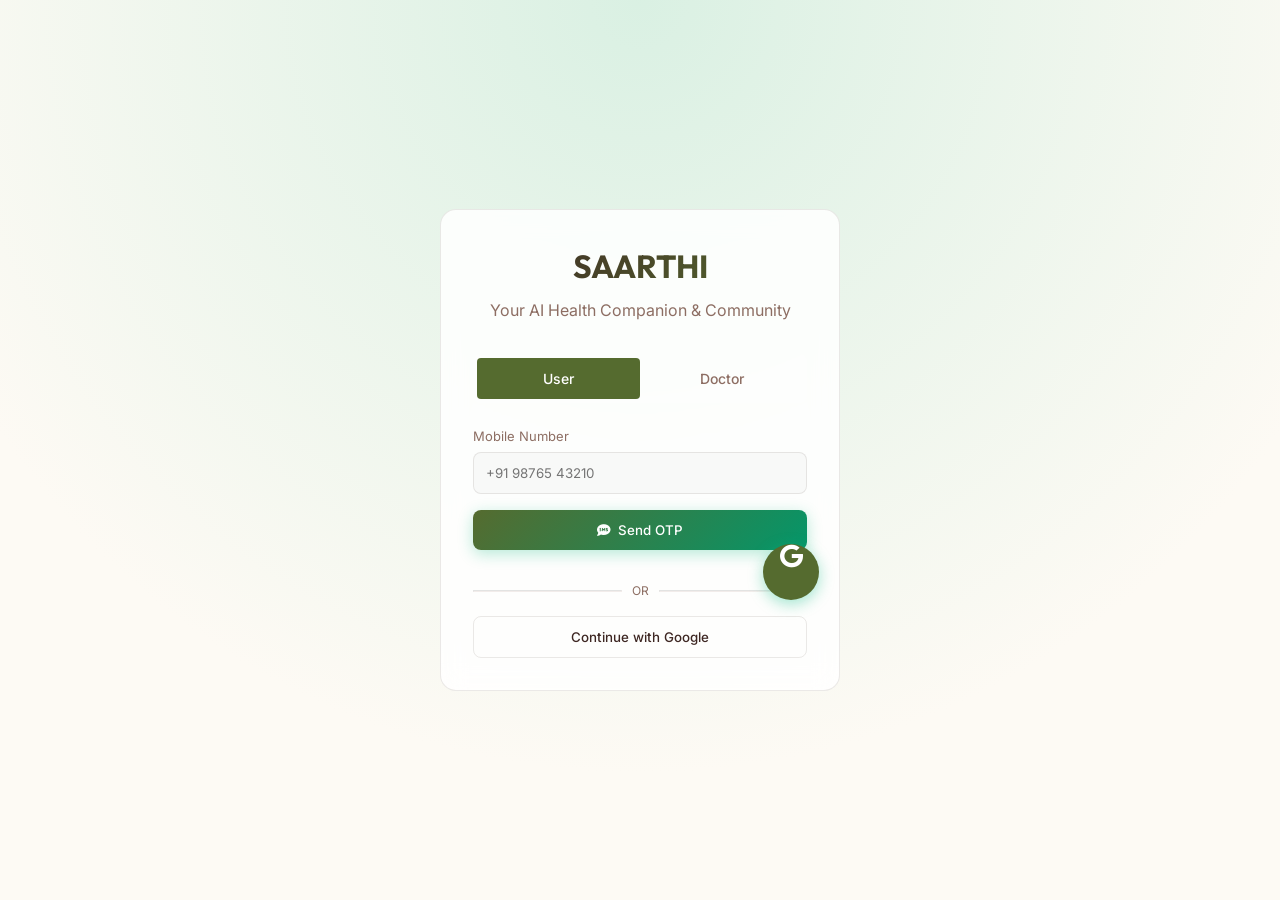
<file: index.html>
<!DOCTYPE html>
<html lang="en">
<head>
    <meta charset="UTF-8">
    <meta name="viewport" content="width=device-width, initial-scale=1.0, maximum-scale=1.0, user-scalable=no">
    <title>SAARTHI Health - Login</title>
    <link rel="stylesheet" href="css/style.css">
    <link rel="stylesheet" href="https://cdnjs.cloudflare.com/ajax/libs/font-awesome/6.4.0/css/all.min.css">
</head>
<body>

<div class="auth-wrapper">
    <div class="auth-card glass-panel">
        <div class="logo" style="font-size: 32px; margin-bottom: 8px;">SAARTHI</div>
        <p style="color: var(--text-secondary); margin-bottom: 32px;">Your AI Health Companion & Community</p>

        <div class="auth-tabs">
            <div class="auth-tab active" onclick="switchAuthTab('user')">User</div>
            <div class="auth-tab" onclick="switchAuthTab('doctor')">Doctor</div>
        </div>

        <!-- User Login Form -->
        <div id="userLoginForm" class="auth-form active">
            <div class="input-group">
                <label>Mobile Number</label>
                <input type="tel" class="input-control" placeholder="+91 98765 43210" id="userMobile">
            </div>
            <button class="btn btn-primary" style="width: 100%; margin-bottom: 16px;" onclick="handleLogin('user')">
                <i class="fas fa-comment-sms"></i> Send OTP
            </button>
            
            <div style="display:flex; align-items:center; margin: 16px 0;">
                <hr style="flex:1; border-color:var(--border-color);"><span style="padding:0 10px;color:var(--text-secondary);font-size:12px;">OR</span><hr style="flex:1; border-color:var(--border-color);">
            </div>
            
            <button class="btn btn-outline" style="width: 100%;" onclick="handleLogin('user')">
                <i class="fab fa-google"></i> Continue with Google
            </button>
        </div>

        <!-- Doctor Login Form -->
        <div id="doctorLoginForm" class="auth-form hidden">
            <div class="input-group">
                <label>14-Digit ABHA ID (Mandatory for Doctors)</label>
                <input type="text" class="input-control" placeholder="XX-XXXX-XXXX-XXXX" id="docAbha">
            </div>
            <div class="input-group">
                <label>Mobile Number / Email</label>
                <input type="text" class="input-control" placeholder="Contact">
            </div>
            <button class="btn btn-primary" style="width: 100%; margin-bottom: 16px;" onclick="handleLogin('doctor')">
                <i class="fas fa-stethoscope"></i> Verify & Login
            </button>
        </div>
        
        <p id="authMessage" style="color: var(--accent); margin-top: 16px; font-size: 14px; display:none;"></p>
    </div>
</div>

<script src="js/auth.js"></script>
</body>
</html>
</file>
<file: css/style.css>
@import url('https://fonts.googleapis.com/css2?family=Inter:wght@300;400;500;600&family=Outfit:wght@400;500;600;700&display=swap');

:root {
    --bg-primary: #fdfaf4;
    --bg-secondary: #ffffff;
    --bg-glass: rgba(255, 255, 255, 0.85);
    --bg-glass-heavy: rgba(253, 250, 244, 0.95);
    --accent: #556b2f; /* Olive Green */
    --accent-glow: #6b8e23;
    --text-primary: #3e2723; /* Deep Brown */
    --text-secondary: #8d6e63;
    --border-color: rgba(62, 39, 35, 0.1);
    --doctor-badge: #0284c7;
    --vendor-badge: #ea580c;
    --danger: #dc2626;
}

* {
    margin: 0;
    padding: 0;
    box-sizing: border-box;
}

body {
    font-family: 'Inter', sans-serif;
    background-color: var(--bg-primary);
    color: var(--text-primary);
    line-height: 1.5;
    -webkit-font-smoothing: antialiased;
    overflow-x: hidden;
}

h1, h2, h3, h4, h5, h6 {
    font-family: 'Outfit', sans-serif;
}

a { color: inherit; text-decoration: none; }
button { cursor: pointer; border: none; outline: none; font-family: inherit; }
input, textarea, select { font-family: inherit; }

/* ======== UI Utils ======== */
.btn {
    padding: 12px 24px;
    border-radius: 8px;
    font-weight: 500;
    transition: all 0.3s ease;
    display: inline-flex;
    align-items: center;
    justify-content: center;
    gap: 8px;
}

.btn-primary {
    background: linear-gradient(135deg, var(--accent) 0%, #059669 100%);
    color: white;
    box-shadow: 0 4px 15px rgba(16, 185, 129, 0.3);
}

.btn-primary:hover {
    transform: translateY(-2px);
    box-shadow: 0 6px 20px rgba(16, 185, 129, 0.4);
}

.btn-outline {
    background: transparent;
    border: 1px solid var(--border-color);
    color: var(--text-primary);
}

.btn-outline:hover {
    background: rgba(255,255,255,0.05);
}

.glass-panel {
    background: var(--bg-glass);
    backdrop-filter: blur(12px);
    -webkit-backdrop-filter: blur(12px);
    border: 1px solid var(--border-color);
    border-radius: 16px;
}

.badge {
    padding: 4px 8px;
    border-radius: 4px;
    font-size: 12px;
    font-weight: 600;
    display: inline-flex;
    align-items: center;
    gap: 4px;
}
.badge-doctor { background: rgba(59, 130, 246, 0.2); color: var(--doctor-badge); }
.badge-vendor { background: rgba(245, 158, 11, 0.2); color: var(--vendor-badge); }
.badge-user { background: rgba(16, 185, 129, 0.2); color: var(--accent); }

/* ======== App Layout ======== */
.app-container {
    max-width: 480px;
    margin: 0 auto;
    height: 100vh;
    display: flex;
    flex-direction: column;
    position: relative;
    background: radial-gradient(circle at 50% 0%, rgba(107, 142, 35, 0.15) 0%, transparent 50%);
}

.top-bar {
    padding: 16px 20px;
    display: flex;
    justify-content: space-between;
    align-items: center;
    position: sticky;
    top: 0;
    z-index: 10;
    background: var(--bg-glass-heavy);
    backdrop-filter: blur(10px);
    border-bottom: 1px solid var(--border-color);
}

.logo {
    font-family: 'Outfit', sans-serif;
    font-size: 24px;
    font-weight: 700;
    background: linear-gradient(135deg, var(--text-primary) 0%, var(--accent) 100%);
    -webkit-background-clip: text;
    -webkit-text-fill-color: transparent;
}

.main-content {
    flex: 1;
    overflow-y: auto;
    padding-bottom: 80px; /* Space for bottom nav */
    scrollbar-width: none;
}
.main-content::-webkit-scrollbar { display: none; }

.tab-view {
    display: none;
    animation: fadeIn 0.3s ease;
    padding: 16px;
}
.tab-view.active {
    display: block;
}

@keyframes fadeIn {
    from { opacity: 0; transform: translateY(10px); }
    to { opacity: 1; transform: translateY(0); }
}

/* ======== Bottom Nav ======== */
.bottom-nav {
    position: fixed;
    bottom: 0;
    left: 50%;
    transform: translateX(-50%);
    width: 100%;
    max-width: 480px;
    height: 70px;
    display: flex;
    justify-content: space-around;
    align-items: center;
    background: var(--bg-glass-heavy);
    backdrop-filter: blur(20px);
    border-top: 1px solid var(--border-color);
    z-index: 100;
}

.nav-item {
    display: flex;
    flex-direction: column;
    align-items: center;
    gap: 4px;
    color: var(--text-secondary);
    transition: all 0.3s;
    background: transparent;
    border: none;
    padding: 8px 16px;
}

.nav-item i { font-size: 20px; }
.nav-item span { font-size: 12px; font-weight: 500; }

.nav-item.active {
    color: var(--accent);
}
.nav-item.active i { transform: scale(1.1); }

/* ======== Feed Post Card ======== */
.post-card {
    padding: 16px;
    margin-bottom: 16px;
    transition: transform 0.2s;
}

.post-header {
    display: flex;
    align-items: center;
    gap: 12px;
    margin-bottom: 12px;
}

.post-avatar {
    width: 40px;
    height: 40px;
    border-radius: 50%;
    object-fit: cover;
}

.post-author-info { flex: 1; }
.post-author-name { font-weight: 600; font-size: 15px; display: flex; align-items: center; gap: 6px;}
.post-time { font-size: 12px; color: var(--text-secondary); }

.post-content {
    font-size: 14px;
    color: var(--text-primary);
    margin-bottom: 12px;
}

.post-actions {
    display: flex;
    gap: 20px;
    border-top: 1px solid var(--border-color);
    padding-top: 12px;
}

.action-btn {
    background: transparent;
    color: var(--text-secondary);
    display: flex;
    align-items: center;
    gap: 6px;
    font-size: 14px;
}
.action-btn:hover { color: var(--accent); }

/* ======== Profile ======== */
.profile-header {
    text-align: center;
    padding: 24px 0;
}
.profile-avatar {
    width: 96px;
    height: 96px;
    border-radius: 50%;
    margin-bottom: 16px;
    border: 3px solid var(--border-color);
}
.profile-name { font-size: 24px; font-weight: 700; margin-bottom: 8px;}
.profile-stats {
    display: flex;
    justify-content: center;
    gap: 24px;
    margin-top: 16px;
}
.stat-item { text-align: center; }
.stat-val { font-size: 18px; font-weight: 600; color: var(--text-primary);}
.stat-label { font-size: 12px; color: var(--text-secondary); }

/* ======== SAARTHI Chatbot ======== */
.chat-container {
    display: flex;
    flex-direction: column;
    height: calc(100vh - 160px); /* Adjust for top/bottom bars */
}

.chat-messages {
    flex: 1;
    overflow-y: auto;
    display: flex;
    flex-direction: column;
    gap: 16px;
    padding-bottom: 20px;
}

.chat-msg {
    max-width: 85%;
    padding: 12px 16px;
    border-radius: 16px;
    font-size: 14px;
    line-height: 1.5;
    animation: fadeIn 0.3s ease;
}

.msg-user {
    align-self: flex-end;
    background: linear-gradient(135deg, var(--accent) 0%, #3e4f20 100%);
    color: white;
    border-bottom-right-radius: 4px;
}

.msg-ai {
    align-self: flex-start;
    background: var(--bg-secondary);
    border: 1px solid var(--border-color);
    border-bottom-left-radius: 4px;
    color: var(--text-primary);
}

.chat-input-area {
    display: flex;
    gap: 8px;
    padding-top: 12px;
    border-top: 1px solid var(--border-color);
}

.chat-input {
    flex: 1;
    background: rgba(0, 0, 0, 0.03);
    border: 1px solid var(--border-color);
    border-radius: 20px;
    padding: 12px 16px;
    color: var(--text-primary);
}
.chat-input:focus { border-color: var(--accent); }

.chat-send {
    width: 44px;
    height: 44px;
    border-radius: 50%;
    background: var(--accent);
    color: white;
    display: flex;
    align-items: center;
    justify-content: center;
}

/* AI Rich Cards */
.ai-card {
    background: rgba(0, 0, 0, 0.02);
    border: 1px solid var(--border-color);
    border-radius: 8px;
    padding: 12px;
    margin-top: 12px;
}
.ai-card h4 { color: var(--accent); margin-bottom: 8px; font-size: 14px;}
.ai-card ul { padding-left: 20px; margin: 8px 0;}
.ai-card li { margin-bottom: 4px;}

/* ======== Auth Screens ======== */
.auth-wrapper {
    min-height: 100vh;
    display: flex;
    align-items: center;
    justify-content: center;
    padding: 20px;
    background: radial-gradient(circle at 50% 0%, rgba(16, 185, 129, 0.15) 0%, var(--bg-primary) 70%);
}

.auth-card {
    width: 100%;
    max-width: 400px;
    padding: 32px;
    text-align: center;
}

.auth-tabs {
    display: flex;
    background: rgba(255,255,255,0.05);
    border-radius: 8px;
    margin-bottom: 24px;
    padding: 4px;
}

.auth-tab {
    flex: 1;
    padding: 10px;
    text-align: center;
    border-radius: 4px;
    font-size: 14px;
    font-weight: 500;
    cursor: pointer;
    color: var(--text-secondary);
    transition: all 0.3s;
}

.auth-tab.active {
    background: var(--accent);
    color: white;
}

.input-group {
    margin-bottom: 16px;
    text-align: left;
}

.input-group label {
    display: block;
    margin-bottom: 6px;
    font-size: 13px;
    color: var(--text-secondary);
}

.input-control {
    width: 100%;
    padding: 12px;
    border-radius: 8px;
    background: rgba(0, 0, 0, 0.02);
    border: 1px solid var(--border-color);
    color: var(--text-primary);
    transition: border-color 0.3s;
}

.input-control:focus { border-color: var(--accent); }

/* Floating action */
.fab {
    position: fixed;
    bottom: 90px;
    right: 20px;
    width: 56px;
    height: 56px;
    border-radius: 50%;
    background: var(--accent);
    color: white;
    display: flex;
    align-items: center;
    justify-content: center;
    font-size: 24px;
    box-shadow: 0 4px 15px rgba(16,185,129,0.4);
    z-index: 90;
    transition: transform 0.2s;
}
.fab:hover { transform: scale(1.05); }

/* ==== Phase 2 Upgrades ==== */

/* Hover & Active States */
.post-card {
    border: 1px solid rgba(62, 39, 35, 0.05);
    transition: transform 0.3s cubic-bezier(0.4, 0, 0.2, 1), box-shadow 0.3s;
    box-shadow: 0 4px 10px rgba(0,0,0,0.03);
}
.post-card:hover {
    transform: translateY(-2px);
    box-shadow: 0 8px 30px rgba(62, 39, 35, 0.1), 0 0 10px rgba(107, 142, 35, 0.1);
    border-color: rgba(107, 142, 35, 0.2);
}

.action-btn.active-like {
    color: #ef4444;
    animation: pop 0.3s ease;
}
.action-btn.active-save {
    color: var(--accent);
}
.action-btn.active-report {
    color: #f59e0b;
}

@keyframes pop {
    0% { transform: scale(1); }
    50% { transform: scale(1.3); }
    100% { transform: scale(1); }
}

/* Toast System */
#toast-container {
    position: fixed;
    bottom: 85px;
    left: 50%;
    transform: translateX(-50%);
    display: flex;
    flex-direction: column;
    gap: 8px;
    z-index: 1000;
}
.toast {
    background: var(--bg-glass-heavy);
    backdrop-filter: blur(10px);
    border: 1px solid var(--accent);
    color: white;
    padding: 10px 20px;
    border-radius: 20px;
    font-size: 13px;
    font-weight: 500;
    box-shadow: 0 4px 15px rgba(16, 185, 129, 0.2);
    animation: slideUp 0.3s ease forwards;
    white-space: nowrap;
}
@keyframes slideUp {
    from { opacity: 0; transform: translateY(20px); }
    to { opacity: 1; transform: translateY(0); }
}

/* Modal System */
.modal-overlay {
    position: fixed;
    top: 0; left: 0; right: 0; bottom: 0;
    background: rgba(0, 0, 0, 0.6);
    backdrop-filter: blur(4px);
    z-index: 999;
    display: flex;
    align-items: center;
    justify-content: center;
    padding: 20px;
    animation: fadeIn 0.2s ease;
}
.modal-content {
    width: 100%;
    max-width: 400px;
    padding: 20px;
    border-radius: 16px;
    box-shadow: 0 10px 40px rgba(62, 39, 35, 0.15);
    background: var(--bg-glass-heavy) !important;
}
.modal-content h3 { color: var(--text-primary) !important; }

/* Utils */
.hidden { display: none !important; }
</file>
